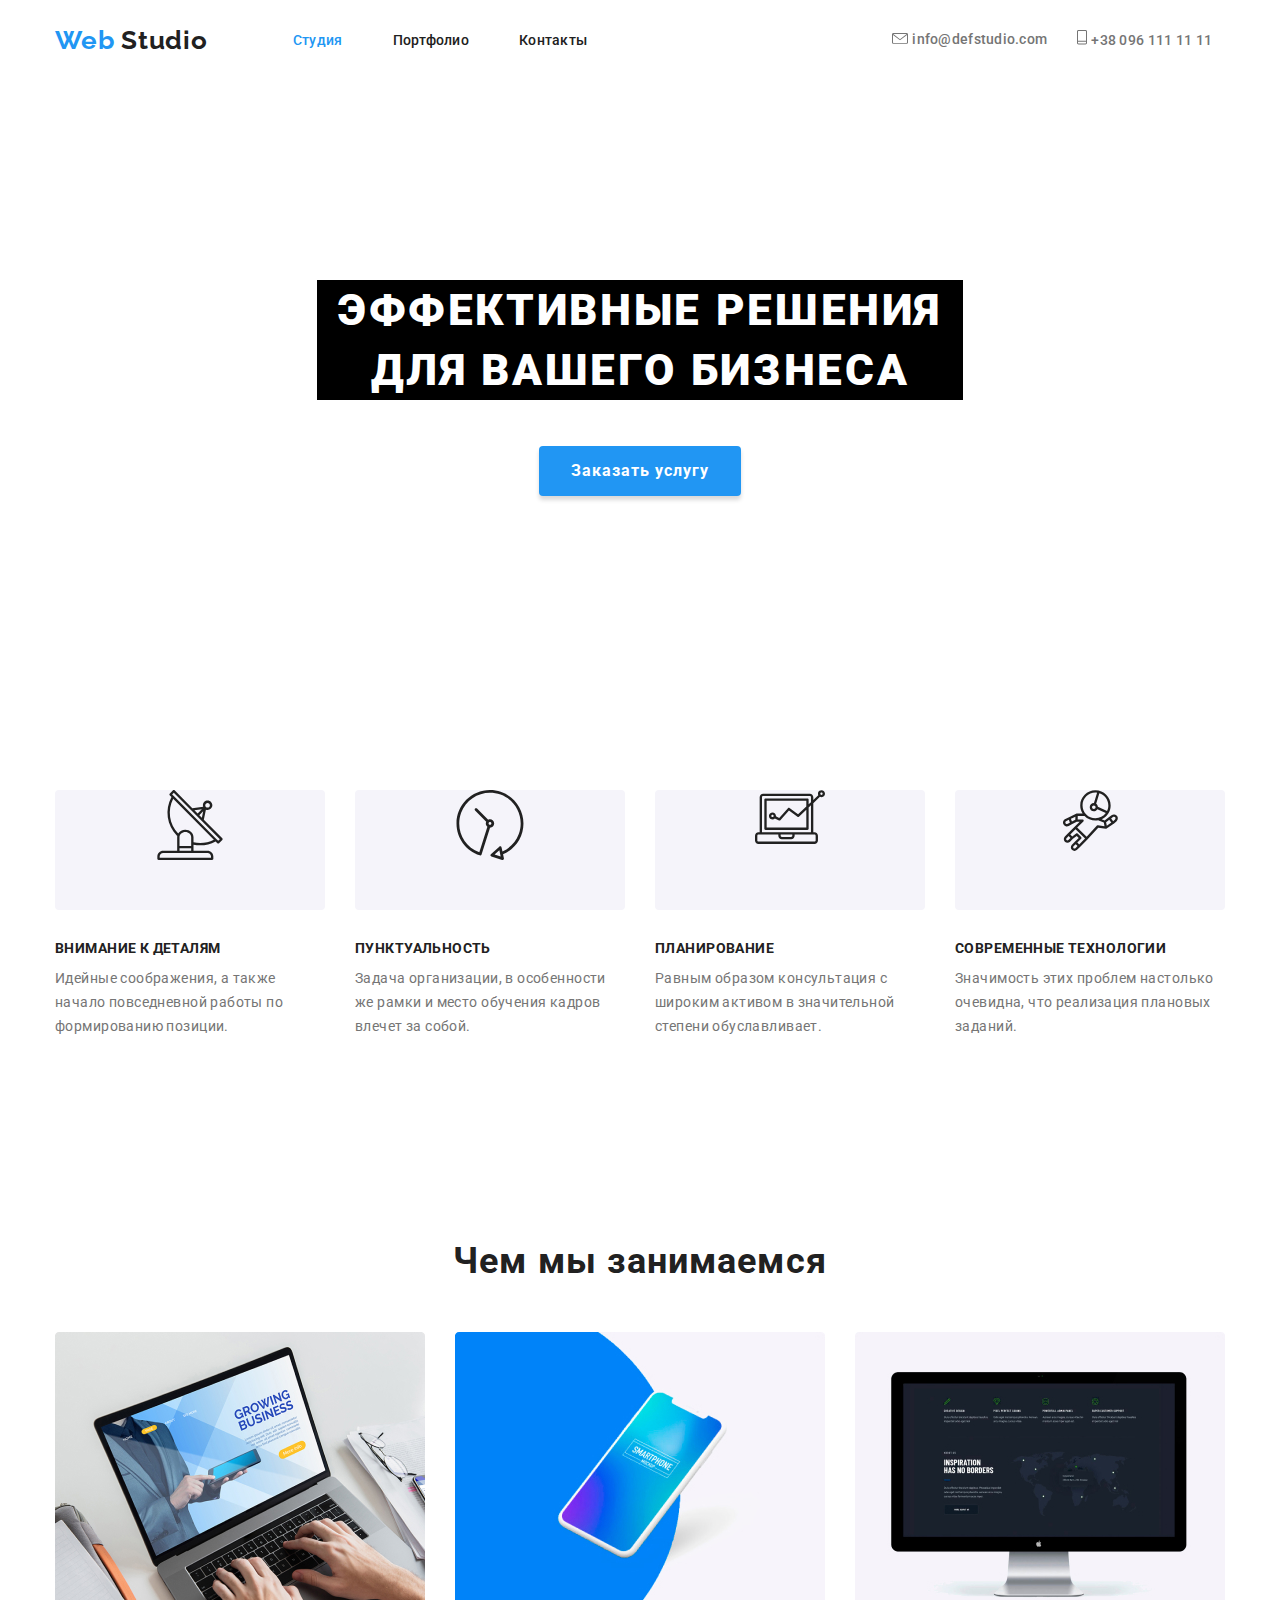
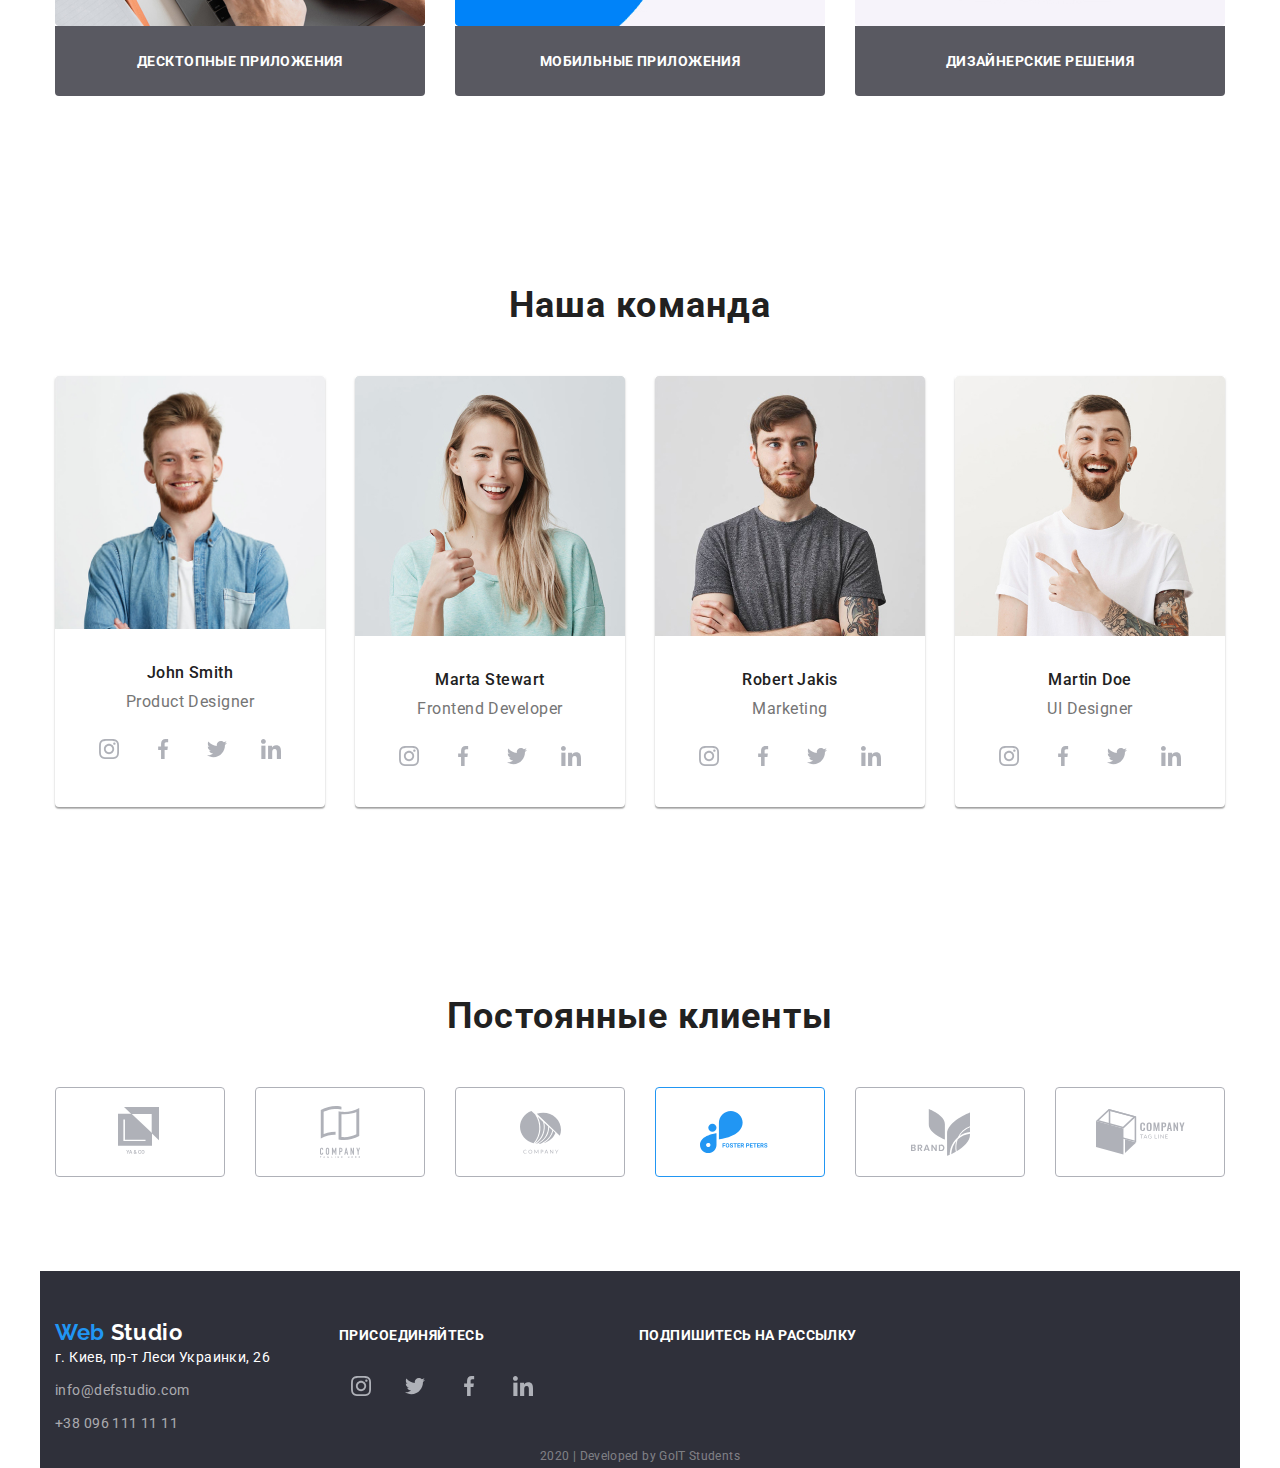
<file: index.html>
<!DOCTYPE html>
<html lang="ru">
  <head>
    <meta charset="UTF-8" />
    <meta name="viewport" content="width=device-width, initial-scale=1.0" />
    <link
      href="https://fonts.googleapis.com/css2?family=Raleway:wght@700&family=Roboto:wght@400;500;700;900&display=swap"
      rel="stylesheet"
    />
    <link
      rel="stylesheet"
      href="https://cdnjs.cloudflare.com/ajax/libs/modern-normalize/0.6.0/modern-normalize.min.css"
    />
    <link rel="stylesheet" href="./css/styles.css" />
    <title>Web Studio</title>
  </head>
  <body>
    <header>
      <div class="container">
        <div class="header-title">
          <nav class="header">
            <a class="logos" href="/"> <span class="logo">Web</span> Studio</a>
            <ul class="social-links">
              <li class="link-title">
                <a href="./index.html" class="link">Студия</a>
              </li>
              <li class="link-title">
                <a href="./portfolio.html">Портфолио</a>
              </li>
              <li class="link-title"><a href="">Контакты</a></li>
            </ul>
          </nav>
          <ul class="contacts">
            <li class="contacts-item">
              <img src="./images/envelope.svg" alt="Конверт" />
              <a class="phone" href="maito:info@defstudio.com"
                >info@defstudio.com</a
              >
            </li>
            <li>
              <img src="./images/tel.svg" alt="Телефон" />
              <a class="phone" href="tel:+380961111111">+38 096 111 11 11</a>
            </li>
          </ul>
        </div>
      </div>
    </header>
    <main>
            <section>
              <div class="box-container">        
        <h1 class="preview">эффективные решения для вашего бизнеса</h1>
        <div class="button-items">
        <a class="button" href="">Заказать услугу</a> </div>
      </section>
      <section>
        <div class="container-box">
        <h2 class="none">Преимущества нашей студии</h2>
        <ul class="box">
          <li class="box-title">
            <div class="picture">
              <img src="./images/antenna.svg" alt="Антена" />
            </div>
            <p class="item">Внимание к деталям</p>
            <p class="text">
              Идейные соображения, а также начало повседневной работы по
              формированию позиции.
            </p>
          </li>
          <li class="box-title">
            <div class="picture">
              <img src="./images/clock.svg" alt="Часы" />
            </div>
            <p class="item">Пунктуальность</p>
            <p class="text">
              Задача организации, в особенности же рамки и место обучения кадров
              влечет за собой.
            </p>
          </li>
          <li class="box-title">
            <div class="picture">
              <img src="./images/computer.svg" alt="Компьютер" />
            </div>
            <p class="item">Планирование</p>
            <p class="text">
              Равным образом консультация с широким активом в значительной
              степени обуславливает.
            </p>
          </li>

          <li class="box-title">
            <div class="picture">
              <img src="./images/cosmonaut.svg" alt="Космнавт" />
            </div>
            <p class="item">Современные технологии</p>
            <p class="text">
              Значимость этих проблем настолько очевидна, что реализация
              плановых заданий.
            </p>
          </li>
        </ul>
        </div>
        </div>
      </section>
      <section>
        <div class="container-box">
        <h2 class="heading">Чем мы занимаемся</h2>
        <ul class="items-title">
          <li class="heading-title">
            <a href="">
              <img src="./images/comp.jpg" alt="Компьютер" />
            </a>
            <p class="items">Десктопные приложения</p>
          </li>
          <li class="heading-title">
            <a href="">
              <img src="./images/telephone.jpg" alt="Телефон" />
              <p class="items">Мобильные приложения</p>
            </a>
          </li>
          <li class="heading-title">
            <a href="">
              <img src="./images/comp2.jpg" alt="Стационарный компьютер" />
              <p class="items">Дизайнерские решения</p>
            </a>
          </li>
        </ul>
        </div>
        </div>
      </section>
      <section>
        <div class="container-box">
        <h2 class="heading">Наша команда</h2>
        <ul class="meta">
          <li class="holder">
            <img src="./images/jhon.jpg" alt="Фото John Smith" width="270" class="photo"/>
            <h3 class="name">John Smith</h3>
            <p class="desc">Product Designer</p>
            <ul class="socials">
              <li class="socials-title">
                <a href="https://www.instagram.com/?hl=ru">
                  <img
                    src="./images/instagram.svg"
                    alt="Логотип Инстаграмм"
                    width="20"
                  />
                </a>
              </li>
              <li class="socials-title">
                <a href="https://www.facebook.com/">
                  <img
                    src="./images/facebook.svg"
                    alt="Логотип Фейсбук"
                    width="20"
                  />
                </a>
              </li>
              <li class="socials-title">
                <a href="https://twitter.com/explore">
                  <img
                    src="./images/twitter.svg"
                    alt="Логотип твиттер"
                    width="20"
                /></a>
              </li>
              <li class="socials-title">
                <a href="https://www.linkedin.com/"></a>
                <img
                  src="./images/linkedln.svg"
                  alt="Логотип линкодин"
                  width="20"
                />
              </li>
            </ul>
          </li>
          <li class="holder">
            <img
              src="./images/marta.jpg"
              alt="Фото Marta Stewart"
              width="270" class="photo"
            />
            <h3 class="name">Marta Stewart</h3>
            <p class="desc">Frontend Developer</p>
            <ul class="socials">
              <li class="socials-title">
                <a href="https://www.instagram.com/?hl=ru">
                  <img
                    src="./images/instagram.svg"
                    alt="Логотип Инстаграмм"
                    width="20"
                  />
                </a>
              </li>
              <li class="socials-title">
                <a href="https://www.facebook.com/">
                  <img
                    src="./images/facebook.svg"
                    alt="Логотип Фейсбук"
                    width="20"
                  />
                </a>
              </li>
              <li class="socials-title">
                <a href="https://twitter.com/explore">
                  <img
                    src="./images/twitter.svg"
                    alt="Логотип твиттер"
                    width="20"
                /></a>
              </li>
              <li class="socials-title">
                <a href="https://www.linkedin.com/"></a>
                <img
                  src="./images/linkedln.svg"
                  alt="Логотип линкодин"
                  width="20"
                />
              </li>
            </ul>
          </li>
          <li class="holder">
            <img
              src="./images/robert.jpg"
              alt="Фото Robert Jakis"
              width="270" class="photo"
            />
            <h3 class="name">Robert Jakis</h3>
            <p class="desc">Marketing</p>
            <ul class="socials">
              <li class="socials-title">
                <a href="https://www.instagram.com/?hl=ru">
                  <img
                    src="./images/instagram.svg"
                    alt="Логотип Инстаграмм"
                    width="20"
                  />
                </a>
              </li>
              <li class="socials-title">
                <a href="https://www.facebook.com/">
                  <img
                    src="./images/facebook.svg"
                    alt="Логотип Фейсбук"
                    width="20"
                  />
                </a>
              </li>
              <li class="socials-title">
                <a href="https://twitter.com/explore">
                  <img
                    src="./images/twitter.svg"
                    alt="Логотип твиттер"
                    width="20"
                /></a>
              </li>
              <li class="socials-title">
                <a href="https://www.linkedin.com/"></a>
                <img
                  src="./images/linkedln.svg"
                  alt="Логотип линкодин"
                  width="20"
                />
              </li>
            </ul>
          </li>
          <li class="holder">
            <img
              src="./images/martin.jpg"
              alt="Фото Martin Doe"
              width="270"
              height="260" class="photo"
            />
            <h3 class="name">Martin Doe</h3>
            <p class="desc">UI Designer</p>
            <ul class="socials">
              <li class="socials-title">
                <a href="https://www.instagram.com/?hl=ru">
                  <img
                    src="./images/instagram.svg"
                    alt="Логотип Инстаграмм"
                    width="20"
                  />
                </a>
              </li>
              <li class="socials-title">
                <a href="https://www.facebook.com/">
                  <img
                    src="./images/facebook.svg"
                    alt="Логотип Фейсбук"
                    width="20"
                  />
                </a>
              </li>
              <li class="socials-title">
                <a href="https://twitter.com/explore">
                  <img
                    src="./images/twitter.svg"
                    alt="Логотип твиттер"
                    width="20"
                /></a>
              </li>
              <li class="socials-title">
                <a href="https://www.linkedin.com/"></a>
                <img
                  src="./images/linkedln.svg"
                  alt="Логотип линкодин"
                  width="20"
                />
              </li>
            </ul>
          </li>
        </ul>
        </div>
      </section>
      <section>
        <div class="container-box">
        <h2 class="heading">Постоянные клиенты</h2>
        <ul class="list">
          <li class="list-title">
            <a href="">
              <img src="./images/client1.svg" alt="Логотип компании партнера" />
            </a>
          </li>
          <li class="list-title">
            <a href="">
              <img src="./images/client2.svg" alt="Логотип компании партнера" />
            </a>
          </li>
          <li class="list-title">
            <a href="">
              <img src="./images/client3.svg" alt="Логотип компании партнера" />
            </a>
          </li>
          <li class="list-title">
            <a href="">
              <img src="./images/client4.svg" alt="Логотип компании партнера" />
            </a>
          </li>
          <li class="list-title">
            <a href="">
              <img src="./images/client5.svg" alt="Логотип компании партнера" />
            </a>
          </li>
          <li class="list-title">
            <a href="">
              <img src="./images/client6.svg" alt="Логотип компании партнера" />
            </a>
          </li>
        </ul>
        </div>
      </section>
    </main>
    <footer>
      <div class="container-footer">
      <div class="footer">
        <div class="avatar">
          <a href="/" class="logos-footer">
            <span class="logo">Web</span> Studio</a
          >
          <address>
            <ul class="adress">
              <div class="adress">г. Киев, пр-т Леси Украинки, 26</div>
              <li class="mobile-title">
                <a href="maito:info@defstudio.com" class="mobile"
                  >info@defstudio.com</a
                >
              </li>
              <li class="mobile-title">
                <a href="tel:+380961111111" class="mobile">+38 096 111 11 11</a>
              </li>
            </ul>
          </address>
        </div>
        <div class="content">
          <p class="list-items">Присоединяйтесь</p>
          <ul class="content-title">
            <li class="socials-title">
              <a href="https://www.instagram.com/?hl=ru">
                <img
                  src="./images/instagram.svg"
                  alt="Логотип Инстаграмм"
                  width="20px"
                />
              </a>
            </li>
            <li class="socials-title">
              <a href="https://twitter.com/explore">
                <img
                  src="./images/twitter.svg"
                  alt="Логотип твиттер"
                  width="20px"
              /></a>
            </li>
            <li class="socials-title">
              <a href="https://www.facebook.com/">
                <img
                  src="./images/facebook.svg"
                  alt="Логотип Фейсбук"
                  width="20px"
                />
              </a>
            </li>

            <li class="socials-title">
              <a href="https://www.linkedin.com/"></a>
              <img
                src="./images/linkedln.svg"
                alt="Логотип линкодин"
                width="20px"
              />
            </li>
          </ul>
        </div>
        <div class="aside-list"> 
          <p class="list-items">Подпишитесь на рассылку</p>
          </div>
      </div>
      <p class="aside">2020 | Developed by GoIT Students</p>
      </div>
    </footer>
  </body>
</html>
</file>
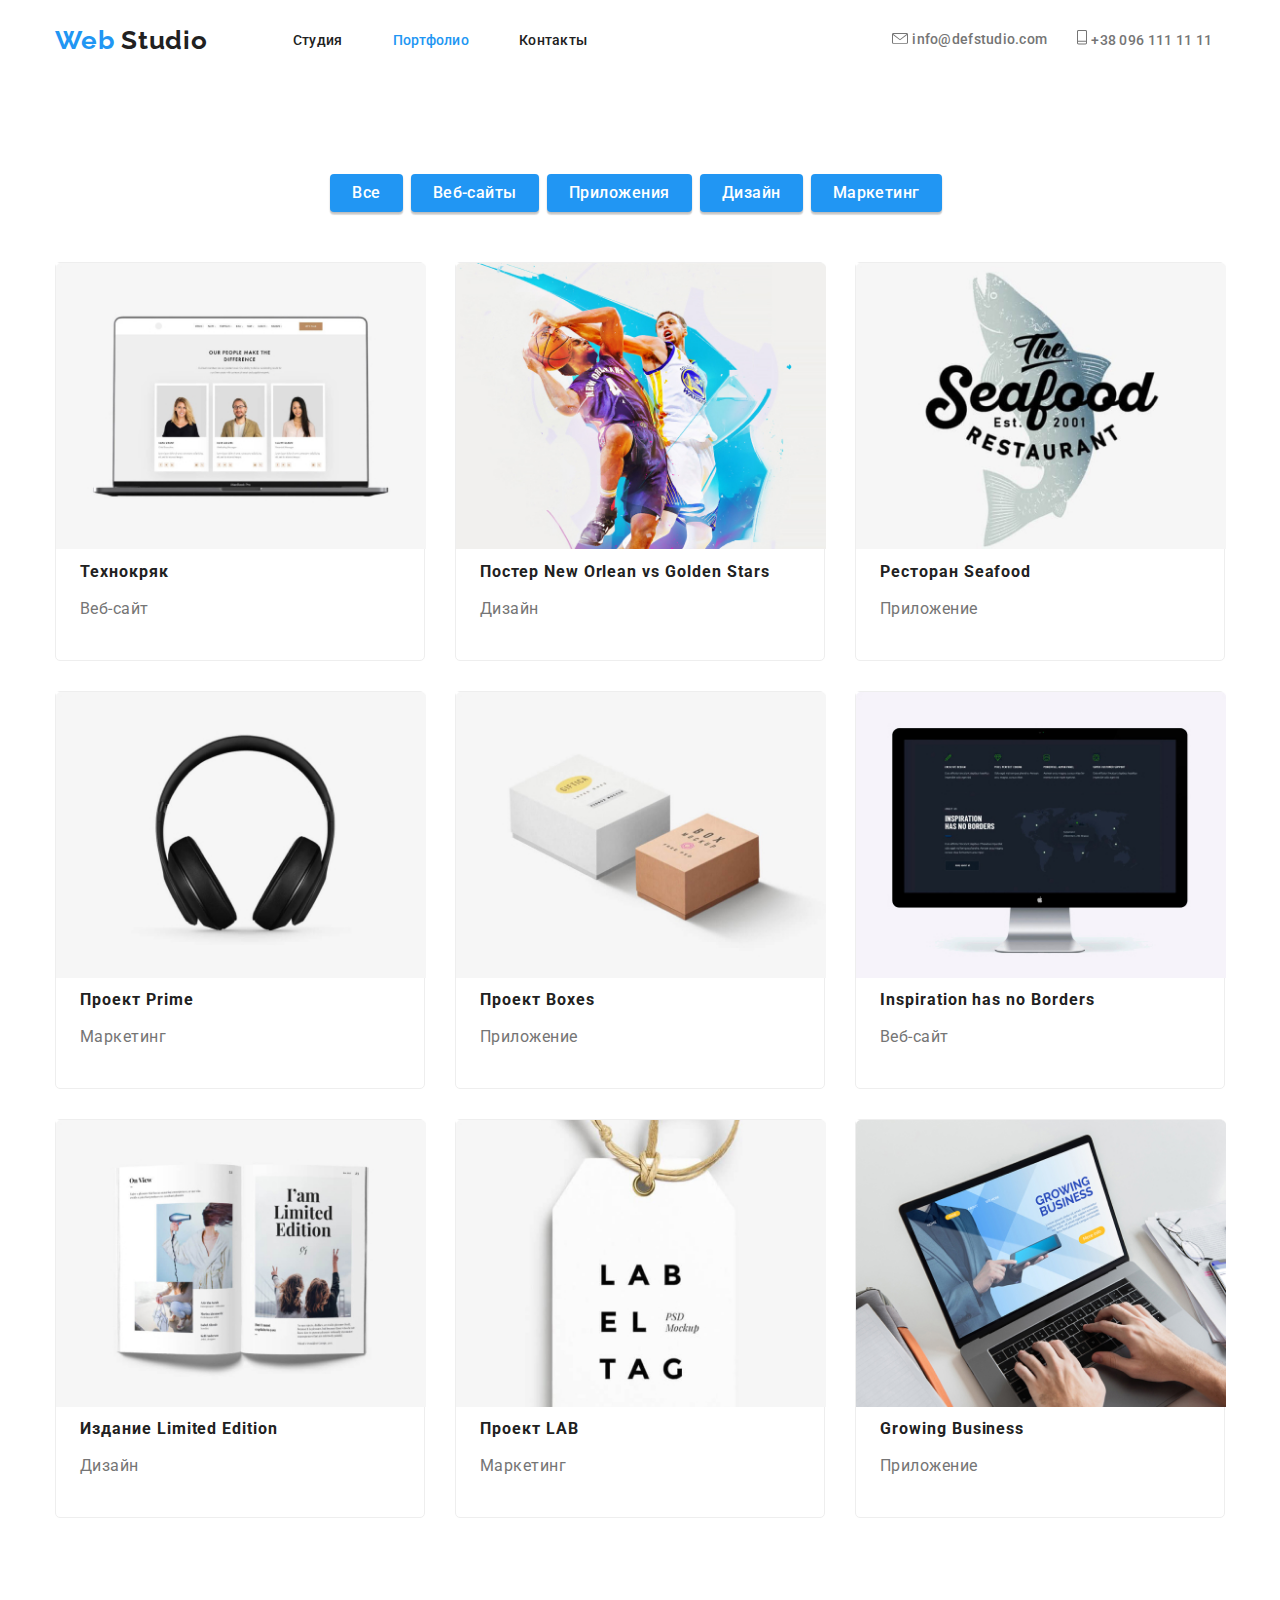
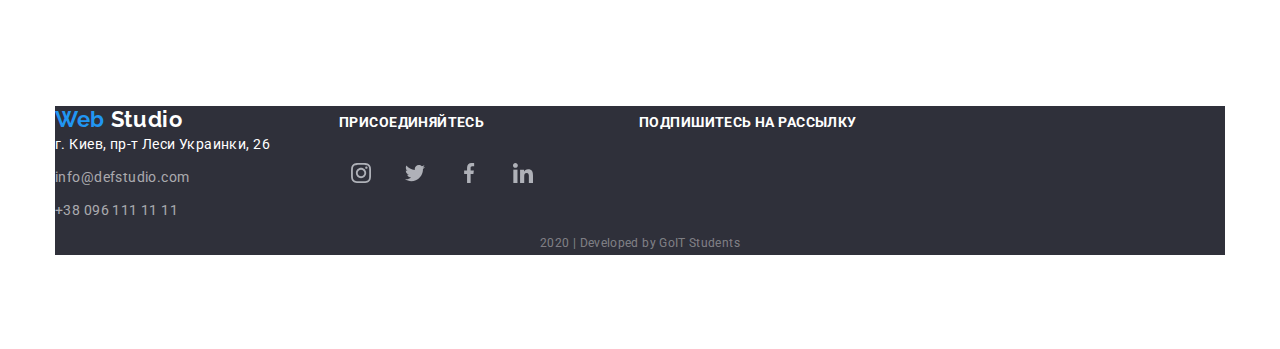
<file: portfolio.html>
<!DOCTYPE html>
<html lang="ru">
  <head>
    <meta charset="UTF-8" />
    <meta name="viewport" content="width=device-width, initial-scale=1.0" />
    <link
      href="https://fonts.googleapis.com/css2?family=Raleway:wght@700&family=Roboto:wght@400;500;700;900&display=swap"
      rel="stylesheet"
    />
    <link
      rel="stylesheet"
      href="https://cdnjs.cloudflare.com/ajax/libs/modern-normalize/0.6.0/modern-normalize.min.css"
    />
    <link rel="stylesheet" href="./css/styles.css" />
    <title>Web Studio</title>
  </head>
  <body>
    <header>
      <div class="container">
        <div class="header-title">
        <nav class="header">
          <a class="logos" href="/"> <span class="logo">Web</span> Studio</a>
           <ul class="social-links">
            <li class="link-title">
              <a href="./index.html">Студия</a></li>
            <li class="link-title">
              <a href="./portfolio.html" class="link">Портфолио</a>
            </li>
            <li class="link-title"><a href="">Контакты</a></li>
          </ul>
        </nav>
        <ul class="contacts">
          <li class="contacts-item">
            <img src="./images/envelope.svg" alt="Конверт" />
            <a class="phone" href="maito:info@defstudio.com"
              >info@defstudio.com</a
            >
          </li>
          <li>
            <img src="./images/tel.svg" alt="Телефон" />
            <a class="phone" href="tel:+380961111111">+38 096 111 11 11</a>
          </li>
        </ul>
        </div>
      </div>
    </header>
    <main>
      <div class="none"><h1>Портфолио</h1></div>
      <div class="flex">
        <ul class="widget">
        <li class="widget-button"><a href="" class="title"> Все</a></li>
        <li class="widget-button"><a href="" class="title"> Веб-сайты</a></li>
        <li class="widget-button"><a href="" class="title"> Приложения</a></li>
        <li class="widget-button"><a href="" class="title"> Дизайн</a></li>
        <li class="widget-button"><a href="" class="title"> Маркетинг</a></li>
      </ul>
      <ul class="flex-container">
        <li class="flex-element">
          <a href="" class="subject-title">
            <img src="./images/tehnokryak.jpg" alt="Компьютер с открытой веб-страницей" width="370px"/></a>
          <h2 class="subject">Технокряк</h2>
          <p class="subtitle">Веб-сайт</p>
        </li>
        <li class="flex-element">
          <a href="" class="subject-title">
            <img src="./images/man.jpg" alt="Баскетболисты борющиеся за мяч" width="370px"/>
          </a>
          <h2 class="subject">Постер New Orlean vs Golden Stars</h2>
          <p class="subtitle">Дизайн</p>
        </li>
        <li class="flex-element">
          <a href="" class="subject-title">
            <img src="./images/fish.jpg" alt="Логотип ресторана Seafood" width="370px"/>
          </a>
          <h2 class="subject">Ресторан Seafood</h2>
          <p class="subtitle">Приложение</p>
        </li>
        <li class="flex-element">
          <a href="" class="subject-title">
            <img src="./images/hp.jpg" alt="Наушники" width="370px"/>
          </a>
          <h2 class="subject">Проект Prime</h2>
          <p class="subtitle">Маркетинг</p>
        </li>
        <li class="flex-element">
          <a href="" class="subject-title">
            <img src="./images/box.jpg" alt="Две коробки на столе" width="370px"/>
          </a>
          <h2 class="subject">Проект Boxes</h2>
          <p class="subtitle">Приложение</p>
        </li>
        <li class="flex-element">
          <a href="" class="subject-title">
            <img src="./images/comp3.jpg" alt="Компьютер" width="370px"/>
          </a>
          <h2 class="subject">Inspiration has no Borders</h2>
          <p class="subtitle">Веб-сайт</p>
        </li>
        <li class="flex-element">
          <a href="" class="subject-title">
            <img src="./images/book.jpg" alt="Развернутая книга на столе" width="370px"/>
          </a>
          <h2 class="subject">Издание Limited Edition</h2>
          <p class="subtitle">Дизайн</p>
        </li>
        <li class="flex-element">
          <a href="" class="subject-title">
            <img src="./images/lab.jpg" alt="Бирка с логотипом Лаб" width="370px"/>
          </a>
          <h2 class="subject">Проект LAB</h2>
          <p class="subtitle">Маркетинг</p>
        </li>
        <li class="flex-element">
          <a href="" class="subject-title">
            <img src="./images/laptop.jpg" alt="Ноутбук" width="370px"/>
          </a>
          <h2 class="subject">Growing Business</h2>
          <p class="subtitle">Приложение</p>
        </li></div>
      </ul>
    </main>
    <footer>
      <div class="container-box">
        <div class="footer">
          <div class="avatar">
            <a href="/" class="logos-footer">
              <span class="logo">Web</span> Studio</a>
            <address>
              <ul class="adress">
                <div class="adress">г. Киев, пр-т Леси Украинки, 26</div>
                <li class="mobile-title">
                  <a href="maito:info@defstudio.com" class="mobile">info@defstudio.com</a>
                </li>
                <li class="mobile-title">
                  <a href="tel:+380961111111" class="mobile">+38 096 111 11 11</a>
                </li>
              </ul>
            </address>
          </div>
          <div class="content">
            <p class="list-items">Присоединяйтесь</p>
            <ul class="content-title">
              <li class="socials-title">
                <a href="https://www.instagram.com/?hl=ru">
                  <img src="./images/instagram.svg" alt="Логотип Инстаграмм" width="20px" />
                </a>
              </li>
              <li class="socials-title">
                <a href="https://twitter.com/explore">
                  <img src="./images/twitter.svg" alt="Логотип твиттер" width="20px" /></a>
              </li>
              <li class="socials-title">
                <a href="https://www.facebook.com/">
                  <img src="./images/facebook.svg" alt="Логотип Фейсбук" width="20px" />
                </a>
              </li>
    
              <li class="socials-title">
                <a href="https://www.linkedin.com/"></a>
                <img src="./images/linkedln.svg" alt="Логотип линкодин" width="20px" />
              </li>
            </ul>
          </div>
          <p class="list-items">Подпишитесь на рассылку</p>
        </div>
        <p class="aside">2020 | Developed by GoIT Students</p>
      </div>
    </footer>
  </body>
</html>
</file>
<file: css/styles.css>
html {
  box-sizing: border-box;
}

*,
*::before,
*::after {
  box-sizing: inherit;
}

body {
  font-family: Roboto;
  color: #212121;
}
.header {
  display: flex;
  align-items: center;
  background: #ffffff;
  color: #212121;
  font-family: Roboto;
  font-style: normal;
  font-weight: 500;
  font-size: 14px;
  line-height: 16px;
  letter-spacing: 0.02em;
}
.header-title {
  display: flex;
  align-items: center;
}
.container {
  width: 1200px;
  margin-left: auto;
  margin-right: auto;
  padding-left: 15px;
  padding-right: 15px;
}
.container-box {
  align-items: center;
  width: 1200px;
  margin-left: auto;
  margin-right: auto;
  padding-left: 15px;
  padding-right: 15px;
  padding-top: 94px;
  padding-bottom: 94px;
}
.container-footer {
  align-items: center;
  width: 1200px;
  margin-left: auto;
  margin-right: auto;
  padding-top: 48px;
  padding-left: 15px;
  padding-right: 15px;
  background: #2f303a;
}
.box-container {
  align-items: center;
  width: 1200px;
  margin-left: auto;
  margin-right: auto;
  padding-left: 15px;
  padding-right: 15px;
  padding-top: 200px;
  padding-bottom: 200px;
}
.flex-container {
  display: flex;
  flex-wrap: wrap;
  align-items: center;
  width: 1200px;
  margin-left: auto;
  margin-right: auto;
}
.flex-element {
  width: calc((100% - 90px) / 3);
  margin-right: 30px;
  margin-bottom: 30px;
  padding-bottom: 20px;
  background: #ffffff;
  border: 1px solid #eeeeee;
  box-sizing: border-box;
  border-radius: 5px;
}
.flex-element:nth-last-child(-n + 3) {
  margin-bottom: 0;
}
.flex-element:nth-child(3n) {
  margin-right: 0;
}
.logo {
  color: #2196f3;
}
.logos {
  justify-content: start;
  margin-right: 85px;
  font-style: normal;
  font-weight: bold;
  font-size: 26px;
  line-height: 31px;
  letter-spacing: 0.03em;
  font-family: Raleway;
}
.logos-footer {
  margin-bottom: 10px;
  font-family: Raleway;
  font-style: normal;
  font-weight: bold;
  font-size: 22px;
  line-height: 26px;
  letter-spacing: 0.03em;
  color: #ffffff;
}
a {
  margin-top: 0;
  margin-bottom: 0;
  padding-top: 0;
  padding-bottom: 0;
  text-decoration: none;
  font-size: 14px;
  line-height: 16px;
  color: #212121;
}
a:hover {
  color: #2196f3;
}
a:hover.title {
  color: white !important;
}
ul {
  margin-top: 0;
  margin-bottom: 0;
  margin-left: 0;
  margin-right: 0;
  list-style: none;
  padding-left: 0;
  padding-top: 0;
  padding-right: 0;
}
.link {
  color: #2196f3;
  font-style: normal;
  font-weight: 500;
  font-size: 14px;
  line-height: 16px;
  letter-spacing: 0.02em;
}
.social-links {
  display: flex;
  font-style: normal;
  font-weight: 500;
  font-size: 14px;
  line-height: 16px;
  letter-spacing: 0.02em;
}
.link-title {
  display: block;
  padding-top: 32px;
  padding-bottom: 32px;
  margin-right: 50px;
  font-style: normal;
  font-weight: 500;
  font-size: 14px;
  line-height: 16px;
  letter-spacing: 0.02em;
}
.link-title:last-child {
  margin-right: 0;
}
.adress {
  margin-bottom: 9px;
  font-style: normal;
  font-weight: normal;
  font-size: 14px;
  line-height: 24px;
  letter-spacing: 0.03em;
  color: #ffffff;
}
.mobile {
  font-style: normal;
  font-weight: normal;
  font-size: 14px;
  line-height: 24px;
  letter-spacing: 0.03em;
  color: rgba(255, 255, 255, 0.6);
}
.mobile-title {
  margin-bottom: 9px;
}
.mobile-title:last-child {
  margin-bottom: 0px;
}
.phone {
  color: #757575;
  font-style: normal;
  font-weight: 500;
  font-size: 14px;
  line-height: 16px;
  letter-spacing: 0.02em;
}
.phone:hover {
  color: #2196f3;
}
.contacts {
  display: flex;
  margin-top: 0;
  margin-bottom: 0;
  margin-left: 305px;
}
.contacts-item {
  margin-right: 30px;
}
.preview {
  margin-top: 0;
  margin-bottom: 46px;
  color: #ffffff;
  background-color: black;
  font-style: normal;
  font-weight: 900;
  font-size: 44px;
  line-height: 60px;
  letter-spacing: 0.06em;
  text-transform: uppercase;
  text-align: center;
  width: 646px;
  margin-left: auto;
  margin-right: auto;
}
.button {
  display: inline-block;
  text-align: center;
  font-style: normal;
  font-weight: bold;
  font-size: 16px;
  line-height: 30px;
  letter-spacing: 0.06em;
  color: #ffffff;
  min-width: 200px;
  padding: 10px 32px;
  background: #2196f3;
  box-shadow: 0px 4px 4px rgba(0, 0, 0, 0.15);
  border-radius: 4px;
}
.button-items {
  text-align: center;
}
p {
  color: #757575;
}
.text {
  width: 270px;
  margin-top: 0;
  text-align: left;
  font-style: normal;
  font-weight: normal;
  font-size: 14px;
  line-height: 24px;
  letter-spacing: 0.03em;
}
.name {
  height: 19px;
  font-style: normal;
  font-weight: 500;
  font-size: 16px;
  text-align: center;
  letter-spacing: 0.03em;
  margin-bottom: 10px;
}
.desc {
  margin-top: 0;
  margin-bottom: 16px;
  font-style: normal;
  font-weight: normal;
  text-align: center;
  font-size: 16px;
  line-height: 19px;
  letter-spacing: 0.03em;
}

h2 {
  margin-top: 0;
  margin-bottom: 50px;
  font-style: normal;
  font-weight: bold;
  font-size: 36px;
  line-height: 42px;
  letter-spacing: 0.03em;
  text-align: center;
}
.heading {
  display: flex;
  justify-content: center;
}
.none {
  display: none;
}
h3 {
  margin-top: 0;
  margin-bottom: 0;
  font-style: normal;
  font-weight: 500;
  font-size: 16px;
  line-height: 19px;
  letter-spacing: 0.03em;
  color: #212121;
  text-align: center;
}
.picture {
  width: 270px;
  height: 120px;
  margin-bottom: 30px;
  background: #f5f4fa;
  border-radius: 4px;
  text-align: center;
}
.box {
  display: flex;
  text-align: center;
}
.box-title {
  margin-right: 30px;
}
.box-title :last-child {
  margin-right: 0;
}
.item {
  width: 270px;
  margin-top: 0;
  margin-bottom: 10px;
  text-align: left;
  font-style: normal;
  font-weight: bold;
  font-size: 14px;
  line-height: 16px;
  letter-spacing: 0.03em;
  text-transform: uppercase;
  color: #212121;
}
.items {
  margin-top: 0;
  margin-bottom: 0;
  width: 370px;
  padding: 27px 82px;
  font-style: normal;
  font-weight: bold;
  font-size: 14px;
  line-height: 16px;
  text-align: center;
  letter-spacing: 0.03em;
  text-transform: uppercase;
  color: #ffffff;
  background: rgba(47, 48, 58, 0.8);
  border-radius: 0px 0px 4px 4px;
}
.list-items {
  margin-top: 8px;
  margin-bottom: 21px;
  font-style: normal;
  font-weight: bold;
  font-size: 14px;
  line-height: 16px;
  text-align: left;
  letter-spacing: 0.03em;
  text-transform: uppercase;
  color: #ffffff;
}
.link-title p {
  margin-top: 0;
}
.items-title {
  display: flex;
  margin-top: 50px;
  text-align: center;
}
.aside-list {
  height: 45px;
}
.heading-title {
  margin-right: 30px;
}
.heading-title :last-child {
  margin-right: 0;
}
.heading-title a {
  display: block;
  line-height: 0;
}
.meta {
  display: flex;
  justify-content: center;
}
.meta :last-child {
  margin-right: 0;
}
.title {
  color: #ffffff;
  font-style: normal;
  font-weight: 500;
  font-size: 16px;
  line-height: 26px;
  letter-spacing: 0.03em;
}
.subject {
  padding-left: 24px;
  padding-right: 24px;
  margin-bottom: 4px;
  text-align: left;
  font-style: normal;
  font-weight: bold;
  font-size: 100%;
  line-height: 36px;
  letter-spacing: 0.06em;
}
.subject-title {
  margin-bottom: 20px;
}
.subtitle {
  width: 322px;
  margin-left: 24px;
  padding-right: 24px;
  margin-top: 0;
  font-style: normal;
  font-weight: normal;
  font-size: 16px;
  line-height: 30px;
  letter-spacing: 0.03em;
}
.socials {
  display: flex;
  justify-content: center;
}
.socials a {
  display: block;
  line-height: 0;
}
.socials-title {
  display: inline-block;
  padding: 12px 12px;
  margin-right: 10px;
  text-align: center;
}
.socials-title:last-child {
  margin-right: 0;
}
.content a {
  display: block;
  line-height: 0;
}
.name h3 {
  display: block;
  line-height: 0;
}
.holder {
  background: #ffffff;
  box-shadow: 0px 2px 1px rgba(0, 0, 0, 0.2), 0px 1px 1px rgba(0, 0, 0, 0.14),
    0px 1px 3px rgba(0, 0, 0, 0.12);
  border-radius: 4px;
  margin-right: 30px;
  padding-bottom: 24px;
}
.holder :last-child {
  margin-right: 0;
}
.photo {
  margin-bottom: 30px;
}

.popup {
  font-style: normal;
  font-weight: normal;
  font-size: 18px;
  line-height: 28px;
  letter-spacing: 0.03em;
  color: #ffffff;
}
.aside {
  margin-top: 0;
  margin-bottom: 0;
  font-style: normal;
  font-weight: normal;
  background: #2f303a;
  font-size: 12px;
  line-height: 24px;
  text-align: center;
  letter-spacing: 0.03em;
  color: rgba(255, 255, 255, 0.4);
}
.list {
  display: flex;
}
.list-title {
  margin-right: 30px;
}
.list-title:last-child {
  margin-right: 0;
}
.list a {
  display: block;
  line-height: 0;
}
.footer {
  display: flex;
  background: #2f303a;
}
.content-title {
  display: flex;
}
.widget {
  display: flex;
  justify-content: center;
  padding-left: 15px;
  padding-right: 15px;
  margin-left: auto;
  margin-right: auto;
  margin-bottom: 50px;
}
.flex {
  width: 1200px;
  padding-right: 15px;
  padding-left: 15px;
  padding-top: 94px;
  padding-bottom: 94px;
  margin-left: auto;
  margin-right: auto;
}
.widget-button {
  display: inline-block;
  text-align: center;
  padding: 6px 22px;
  margin-right: 8px;
  background: #2196f3;
  box-shadow: 0px 2px 2px rgba(0, 0, 0, 0.12), 0px 1px 2px rgba(0, 0, 0, 0.08),
    0px 3px 1px rgba(0, 0, 0, 0.1);
  border-radius: 4px;
}
.avatar {
  margin-right: 69px;
}
.content {
  margin-right: 94px;
}
</file>
